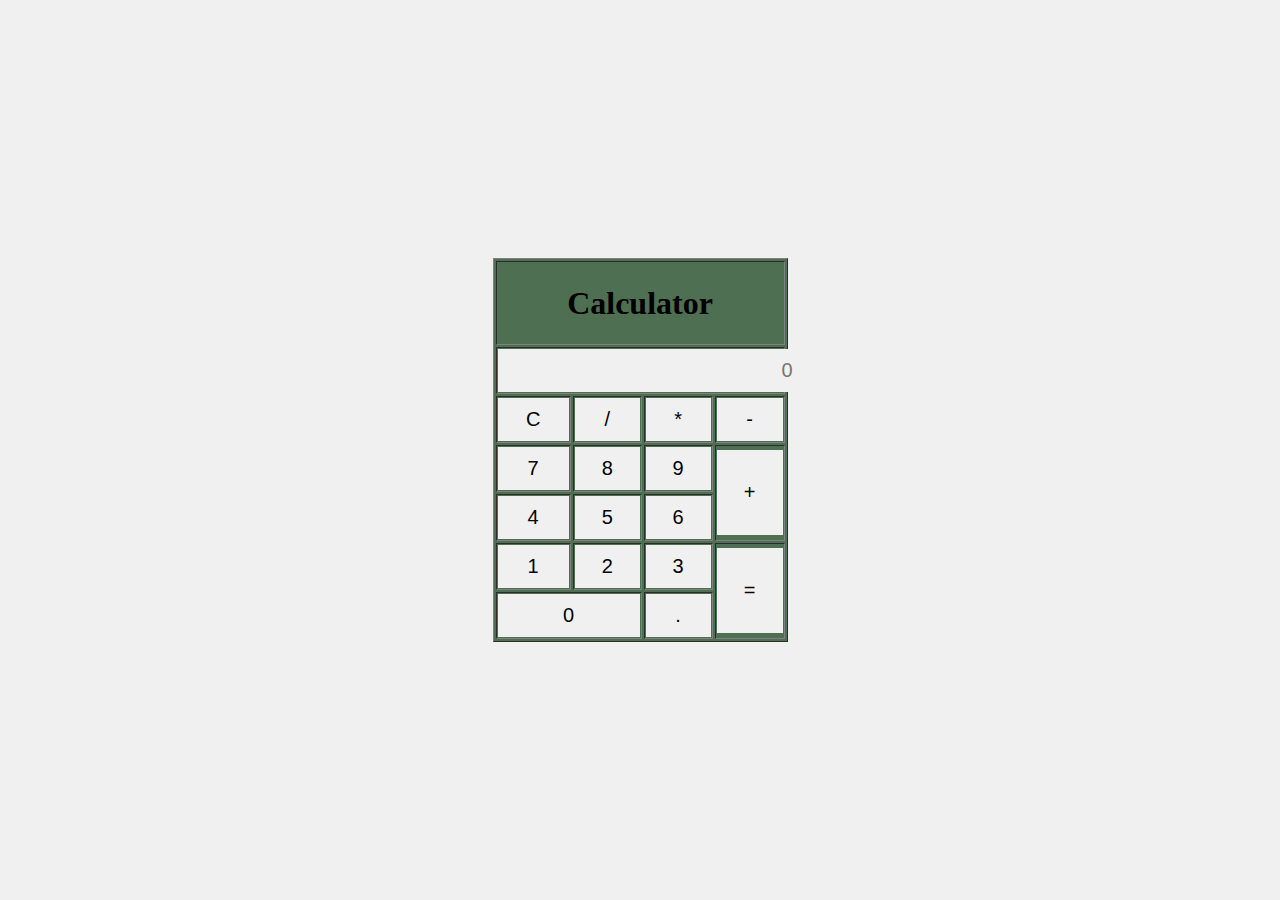
<file: calculator/index.html>
<!DOCTYPE html>
	<html>
		<head>
			<title>Calculator</title>
            <link rel="stylesheet" href="style.css">
			<script>
				function display(x){
						document.getElementById("text1").value+=x;
				}
				function compute(){
						var x = document.getElementById("text1").value;
						document.getElementById("text1").value = eval(x);
				}
			</script> 
		</head>
		<body>
			<center>
			<form>
				<table border="1" bgcolor="4F6F52">
					<tr>
						<th colspan=4><h1>Calculator</h1></th>
					</tr>
					<tr >
						<td colspan=4><input type="text" id="text1" placeholder="0" style="text-align:right;"/></td>
						
					</tr>
					<tr>
						
						<td><input type="reset" value="C" ></td>
						<td><input type="button" value="/" onClick="display(this.value)"></td>
						<td><input type="button" value="*" onClick="display(this.value)"></td>
						<td><input type="button" value="-"  onClick="display(this.value)"></td>
					</tr>
					<tr>
						<td><input type="button" value="7" onClick="display(this.value)"></td>
						<td><input type="button" value="8" onClick="display(this.value)"></td>
						<td><input type="button" value="9" onClick="display(this.value)"></td>
						<td rowspan=2><input type="button" value="+" onClick="display(this.value)" style="height: 85px;" ></td>
					</tr>
					<tr>
						<td><input type="button" value="4" onClick="display(this.value)"></td>
						<td><input type="button" value="5" onClick="display(this.value)"></td>
						<td><input type="button" value="6" onClick="display(this.value)"></td>
					</tr>
					<tr>
						<td><input type="button" value="1" onClick="display(this.value)"></td>
						<td><input type="button" value="2" onClick="display(this.value)"></td>
						<td><input type="button" value="3" onClick="display(this.value)"></td>
						<td rowspan=2><input type="button" value="="   onClick="compute()" style="height: 85px;" ></td>
					</tr>
					<tr>
						<td colspan=2><input type="button" value="0" onClick="display(this.value)"></td>
						<td><input type="button" value="." onClick="display(this.value)" ></td>
					</tr>
				</table>
			</form>
			</center>
		</body>
	</html>
</file>
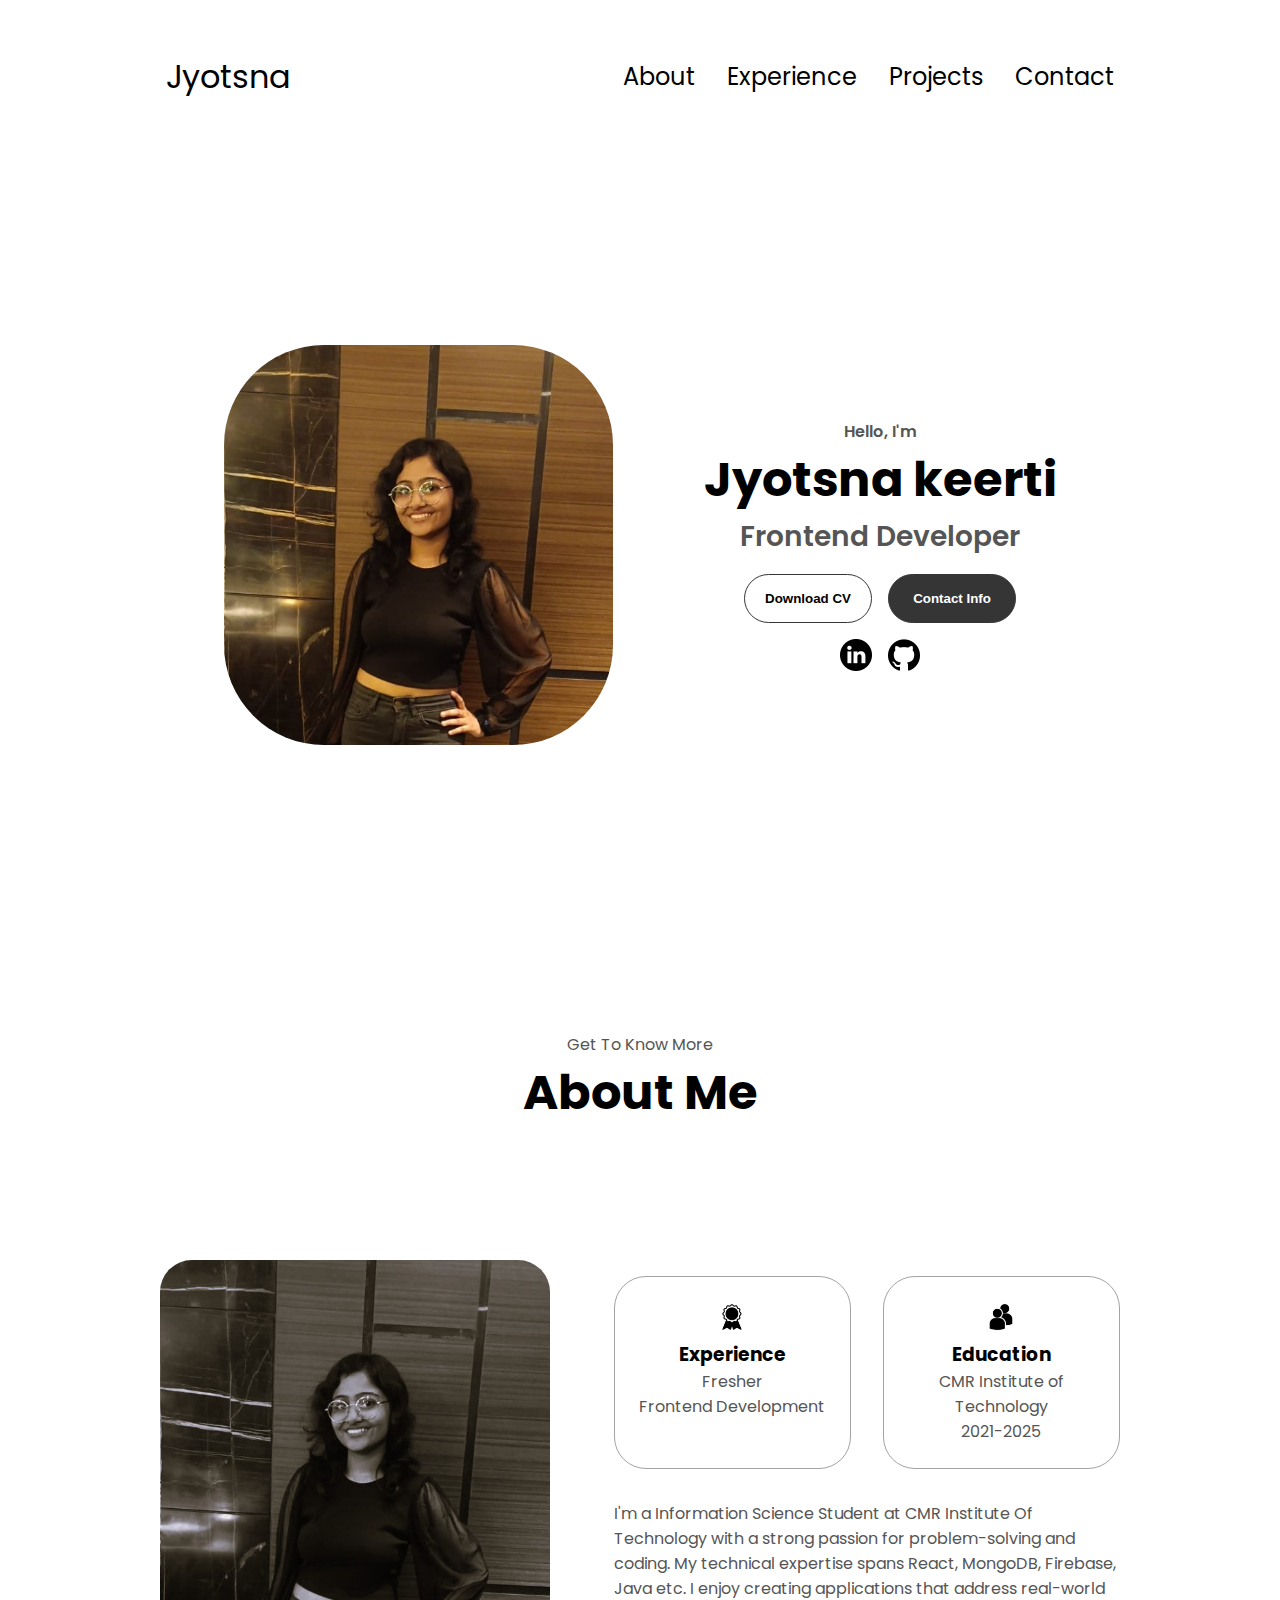
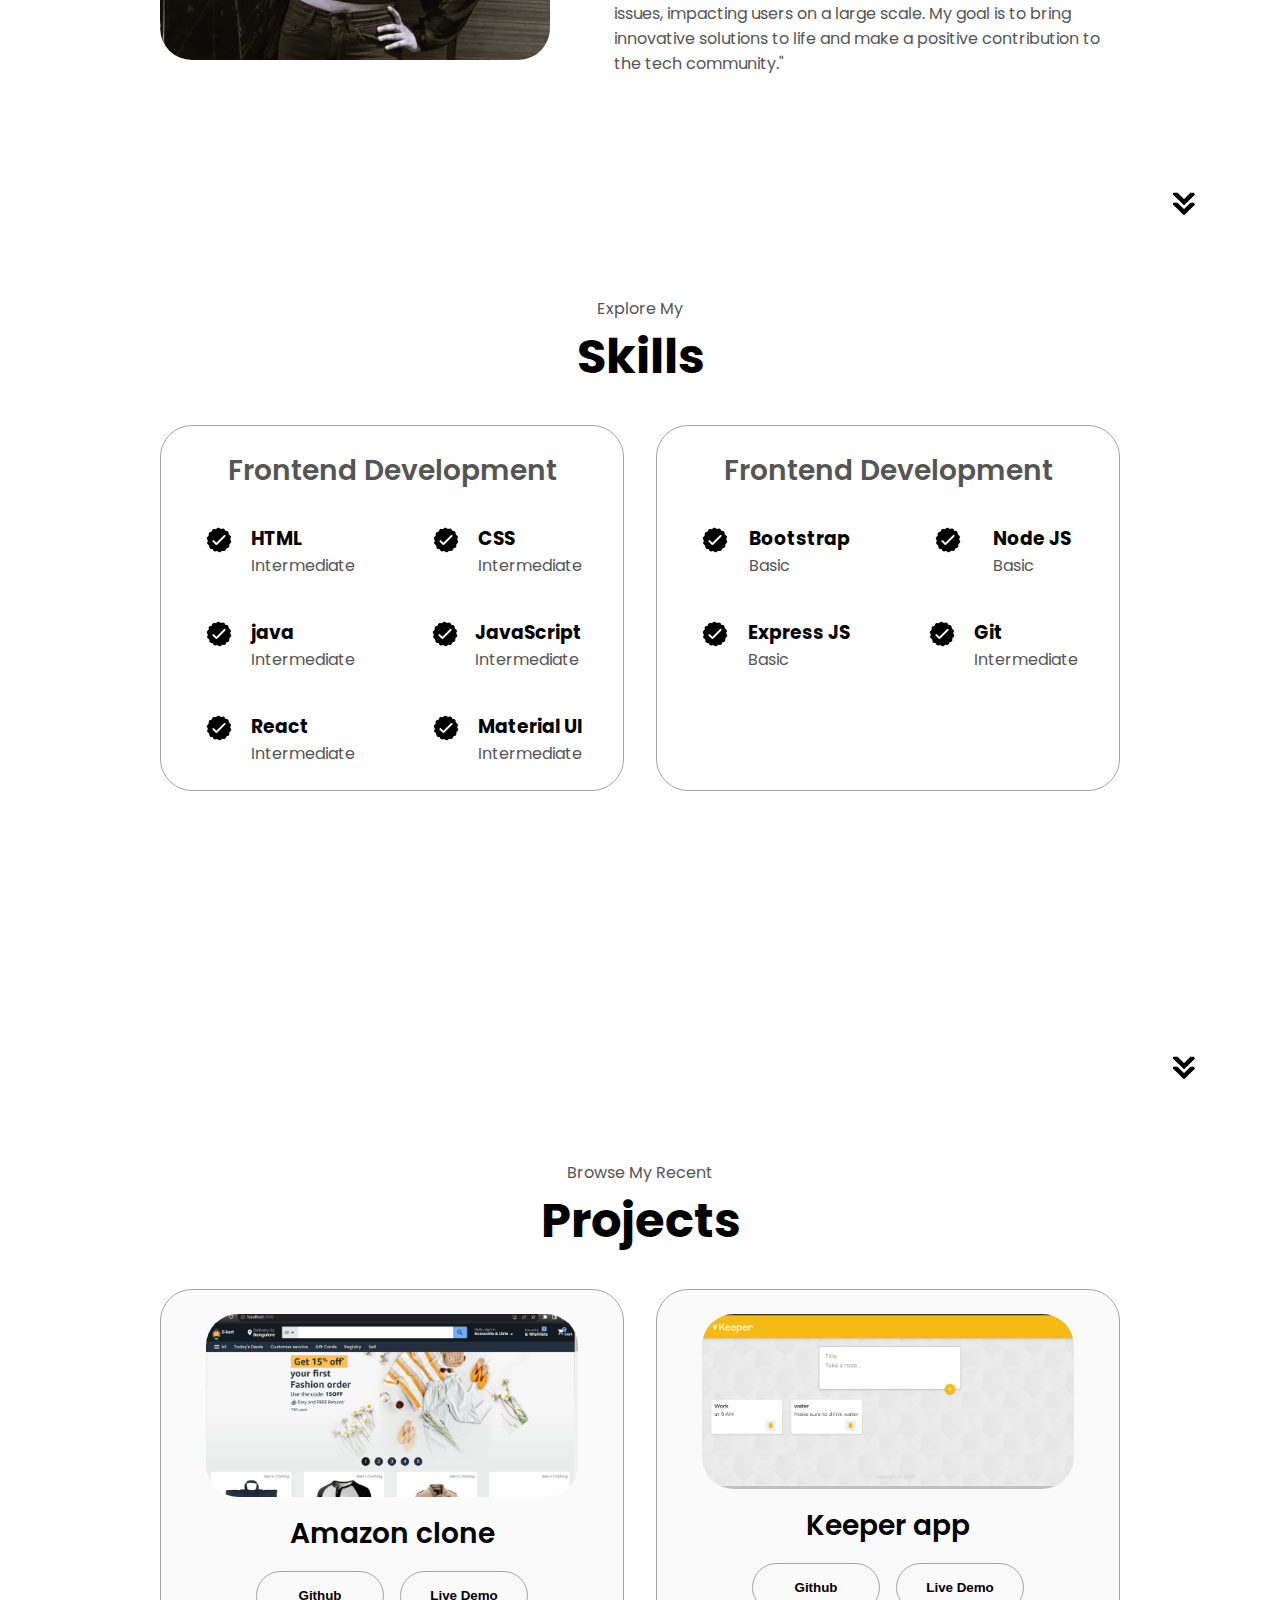
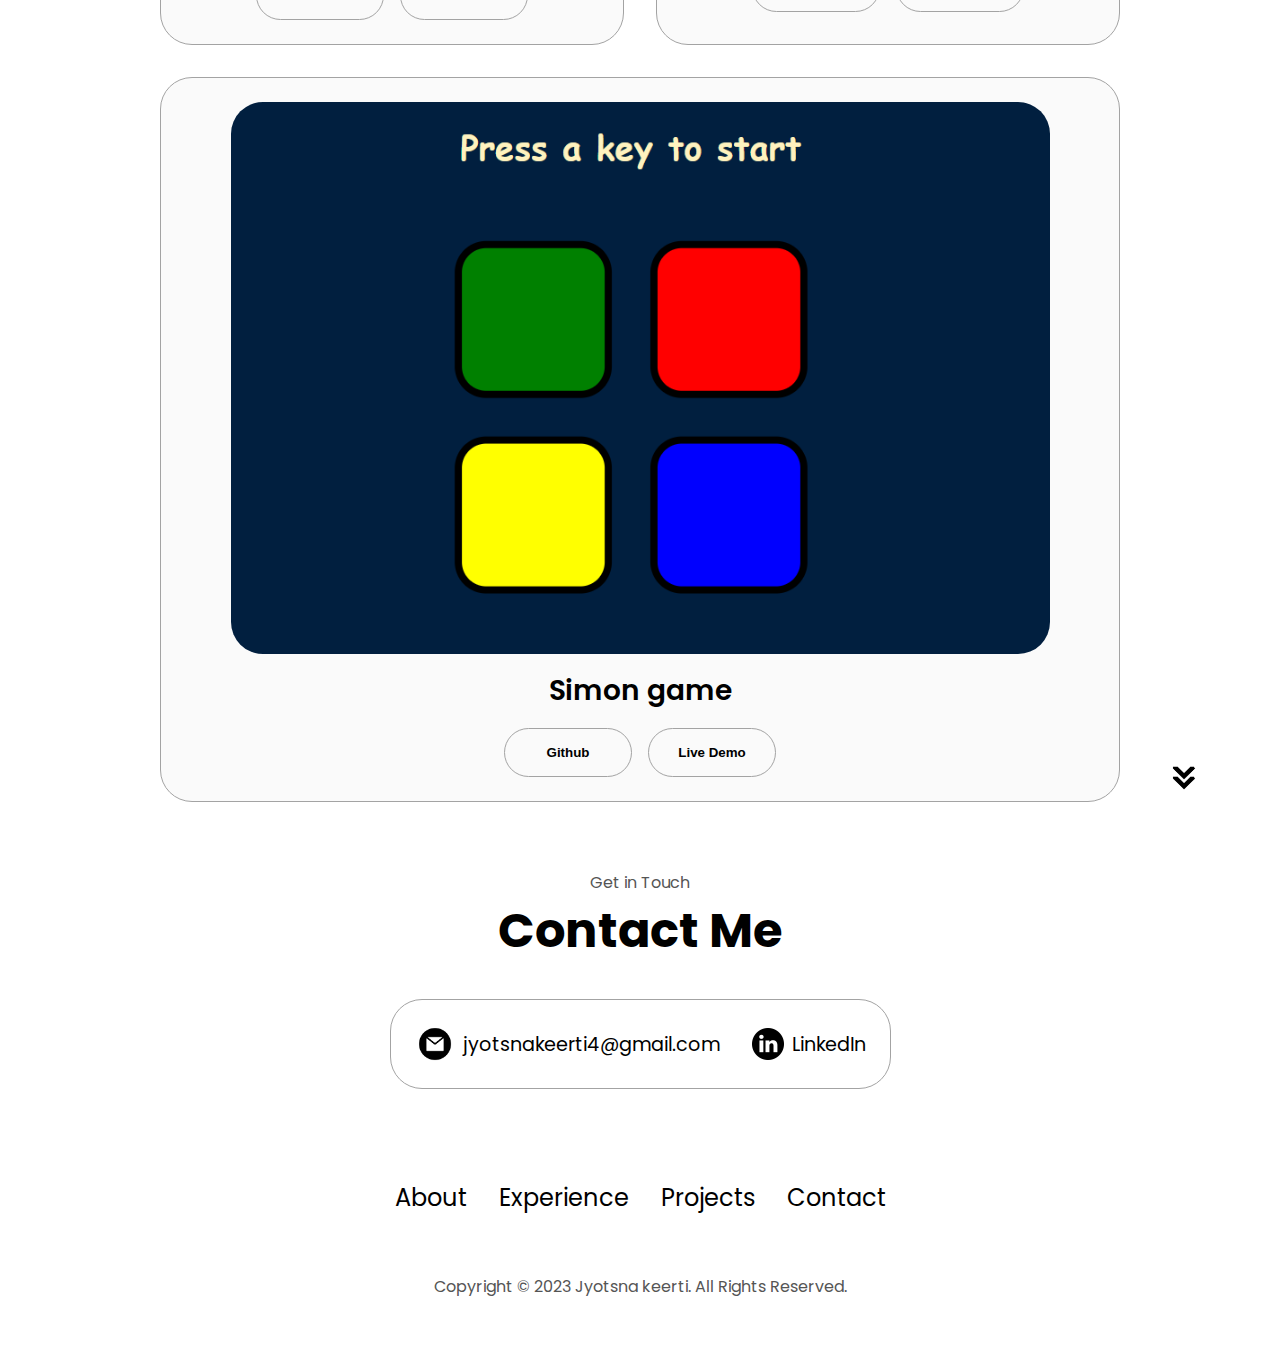
<file: codsoft_1/index.html>
<!DOCTYPE html>
<html lang="en">
  <head>
    <meta charset="UTF-8" />
    <meta http-equiv="X-UA-Compatible" content="IE=edge" />
    <meta name="viewport" content="width=device-width, initial-scale=1.0" />
    <title>My Portfolio</title>
    <link rel="stylesheet" href="style.css" />
    <link rel="stylesheet" href="mediaqueries.css" />
  </head>
  <body>
    <nav id="desktop-nav">
      <div class="logo">Jyotsna </div>
      <div>
        <ul class="nav-links">
          <li><a href="#about">About</a></li>
          <li><a href="#experience">Experience</a></li>
          <li><a href="#projects">Projects</a></li>
          <li><a href="#contact">Contact</a></li>
        </ul>
      </div>
    </nav>
    <nav id="hamburger-nav">
      <div class="logo">Jyotsna</div>
      <div class="hamburger-menu">
        <div class="hamburger-icon" onclick="toggleMenu()">
          <span></span>
          <span></span>
          <span></span>
        </div>
        <div class="menu-links">
          <li><a href="#about" onclick="toggleMenu()">About</a></li>
          <li><a href="#experience" onclick="toggleMenu()">Skills</a></li>
          <li><a href="#projects" onclick="toggleMenu()">Projects</a></li>
          <li><a href="#contact" onclick="toggleMenu()">Contact</a></li>
        </div>
      </div>
    </nav>
    <section id="profile">
      <div class="section__pic-container">
        <img src="./assets/profile-pic.jpeg" alt="Jyotsna profile picture" class="main-img"/>
      </div>
      <div class="section__text">
        <p class="section__text__p1">Hello, I'm</p>
        <h1 class="title">Jyotsna keerti</h1>
        <p class="section__text__p2">Frontend Developer</p>
        <div class="btn-container">
          <button
            class="btn btn-color-2"
            onclick="window.open('https://drive.google.com/file/d/1I3tlzJZGo8_zWfPbMPL1tg3YuZSOu1we/view?usp=sharing')"
          >
            Download CV
          </button>
          <button class="btn btn-color-1" onclick="location.href='./#contact'">
            Contact Info
          </button>
        </div>
        <div id="socials-container">
          <img
            src="./assets/linkedin.png"
            alt="My LinkedIn profile"
            class="icon"
            onclick="location.href='https://www.linkedin.com/in/jyotsna-keerti-364378276/'"
          />
          <img
            src="./assets/github.png"
            alt="My Github profile"
            class="icon"
            onclick="location.href='https://github.com/jyotsnakeerti'"
          />
        </div>
      </div>
    </section>
    <section id="about">
      <p class="section__text__p1">Get To Know More</p>
      <h1 class="title">About Me</h1>
      <div class="section-container">
        <div class="section__pic-container">
          <img
            src="./assets/about-pic.jpeg"
            alt="Profile picture"
            class="about-pic"
          />
        </div>
        <div class="about-details-container">
          <div class="about-containers">
            <div class="details-container">
              <img
                src="./assets/experience.png"
                alt="Experience icon"
                class="icon"
              />
              <h3>Experience</h3>
              <p>Fresher<br />Frontend Development</p>
            </div>
            <div class="details-container">
              <img
                src="./assets/education.png"
                alt="Education icon"
                class="icon"
              />
              <h3>Education</h3>
              <p>CMR Institute of Technology<br />2021-2025</p>
            </div>
          </div>
          <div class="text-container">
            <p>
              I'm a Information Science Student at CMR Institute Of Technology with a strong passion for problem-solving and coding. My technical expertise spans React, MongoDB, Firebase, Java etc. I enjoy creating applications that address real-world issues, impacting users on a large scale. My goal is to bring innovative solutions to life and make a positive contribution to the tech community."
            </p>
          </div>
        </div>
      </div>
      <img
        src="./assets/arrow.png"
        alt="Arrow icon"
        class="icon arrow"
        onclick="location.href='./#experience'"
      />
    </section>
    <section id="experience">
      <p class="section__text__p1">Explore My</p>
      <h1 class="title">Skills</h1>
      <div class="experience-details-container">
        <div class="about-containers">
          <div class="details-container">
            <h2 class="experience-sub-title">Frontend Development</h2>
            <div class="article-container">
              <article>
                <img
                  src="./assets/checkmark.png"
                  alt="Experience icon"
                  class="icon"
                />
                <div>
                  <h3>HTML</h3>
                  <p>Intermediate</p>
                </div>
              </article>
              <article>
                <img
                  src="./assets/checkmark.png"
                  alt="Experience icon"
                  class="icon"
                />
                <div>
                  <h3>CSS</h3>
                  <p>Intermediate</p>
                </div>
              </article>
              <article>
                <img
                  src="./assets/checkmark.png"
                  alt="Experience icon"
                  class="icon"
                />
                <div>
                  <h3>java</h3>
                  <p>Intermediate</p>
                </div>
              </article>
              <article>
                <img
                  src="./assets/checkmark.png"
                  alt="Experience icon"
                  class="icon"
                />
                <div>
                  <h3>JavaScript</h3>
                  <p>Intermediate</p>
                </div>
              </article>
              <article>
                <img
                  src="./assets/checkmark.png"
                  alt="Experience icon"
                  class="icon"
                />
                <div>
                  <h3>React</h3>
                  <p>Intermediate</p>
                </div>
              </article>
              <article>
                <img
                  src="./assets/checkmark.png"
                  alt="Experience icon"
                  class="icon"
                />
                <div>
                  <h3>Material UI</h3>
                  <p>Intermediate</p>
                </div>
              </article>
            </div>
          </div>
          <div class="details-container">
            <h2 class="experience-sub-title">Frontend Development</h2>
            <div class="article-container">
              <article>
                <img
                  src="./assets/checkmark.png"
                  alt="Experience icon"
                  class="icon"
                />
                <div>
                  <h3>Bootstrap</h3>
                  <p>Basic</p>
                </div>
              </article>
              <article>
                <img
                  src="./assets/checkmark.png"
                  alt="Experience icon"
                  class="icon"
                />
                <div>
                  <h3>Node JS</h3>
                  <p>Basic</p>
                </div>
              </article>
              <article>
                <img
                  src="./assets/checkmark.png"
                  alt="Experience icon"
                  class="icon"
                />
                <div>
                  <h3>Express JS</h3>
                  <p>Basic</p>
                </div>
              </article>
              <article>
                <img
                  src="./assets/checkmark.png"
                  alt="Experience icon"
                  class="icon"
                />
                <div>
                  <h3>Git</h3>
                  <p>Intermediate</p>
                </div>
              </article>
            </div>
          </div>
        </div>
      </div>
      <img
        src="./assets/arrow.png"
        alt="Arrow icon"
        class="icon arrow"
        onclick="location.href='./#projects'"
      />
    </section>
    <section id="projects">
      <p class="section__text__p1">Browse My Recent</p>
      <h1 class="title">Projects</h1>
      <div class="experience-details-container">
        <div class="about-containers">
          <div class="details-container color-container">
            <div class="article-container">
              <img
                src="./assets/project-1.png"
                alt="Project 1"
                class="project-img"
              />
            </div>
            <h2 class="experience-sub-title project-title">Amazon clone</h2>
            <div class="btn-container">
              <button
                class="btn btn-color-2 project-btn"
                onclick="location.href='https://github.com/jyotsnakeerti/amazon'"
              >
                Github
              </button>
              <button
                class="btn btn-color-2 project-btn"
                onclick="location.href='https://jyotsnakeerti.github.io/amazon/'"
              >
                Live Demo
              </button>
            </div>
          </div>
          <div class="details-container color-container">
            <div class="article-container">
              <img
                src="./assets/project-2.png"
                alt="Project 2"
                class="project-img"
              />
            </div>
            <h2 class="experience-sub-title project-title">Keeper app</h2>
            <div class="btn-container">
              <button
                class="btn btn-color-2 project-btn"
                onclick="location.href='https://github.com/jyotsnakeerti/Keeper-app/tree/gh-pages'"
              >
                Github
              </button>
              <button
                class="btn btn-color-2 project-btn"
                onclick="location.href='https://jyotsnakeerti.github.io/Keeper-app/'"
              >
                Live Demo
              </button>
            </div>
          </div>
          <div class="details-container color-container">
            <div class="article-container">
              <img
                src="./assets/project-3.png"
                alt="Project 3"
                class="project-img"
              />
            </div>
            <h2 class="experience-sub-title project-title">Simon game</h2>
            <div class="btn-container">
              <button
                class="btn btn-color-2 project-btn"
                onclick="location.href='https://github.com/jyotsnakeerti/Simon-game'"
              >
                Github
              </button>
              <button
                class="btn btn-color-2 project-btn"
                onclick="location.href='https://jyotsnakeerti.github.io/Simon-game/'"
              >
                Live Demo
              </button>
            </div>
          </div>
        </div>
      </div>
      <img
        src="./assets/arrow.png"
        alt="Arrow icon"
        class="icon arrow"
        onclick="location.href='./#contact'"
      />
    </section>
    <section id="contact">
      <p class="section__text__p1">Get in Touch</p>
      <h1 class="title">Contact Me</h1>
      <div class="contact-info-upper-container">
        <div class="contact-info-container">
          <img
            src="./assets/email.png"
            alt="Email icon"
            class="icon contact-icon email-icon"
          />
          <p><a href="mailto:jyotsnakeerti4@gmail.com">jyotsnakeerti4@gmail.com</a></p>
        </div>
        <div class="contact-info-container">
          <img
            src="./assets/linkedin.png"
            alt="LinkedIn icon"
            class="icon contact-icon"
          />
          <p><a href="https://www.linkedin.com/in/jyotsna-keerti-364378276/">LinkedIn</a></p>
        </div>
      </div>
    </section>
    <footer>
      <nav>
        <div class="nav-links-container">
          <ul class="nav-links">
            <li><a href="#about">About</a></li>
            <li><a href="#experience">Experience</a></li>
            <li><a href="#projects">Projects</a></li>
            <li><a href="#contact">Contact</a></li>
          </ul>
        </div>
      </nav>
      <p>Copyright &#169; 2023 Jyotsna keerti. All Rights Reserved.</p>
    </footer>
    <script src="script.js"></script>
  </body>
</html>
</file>
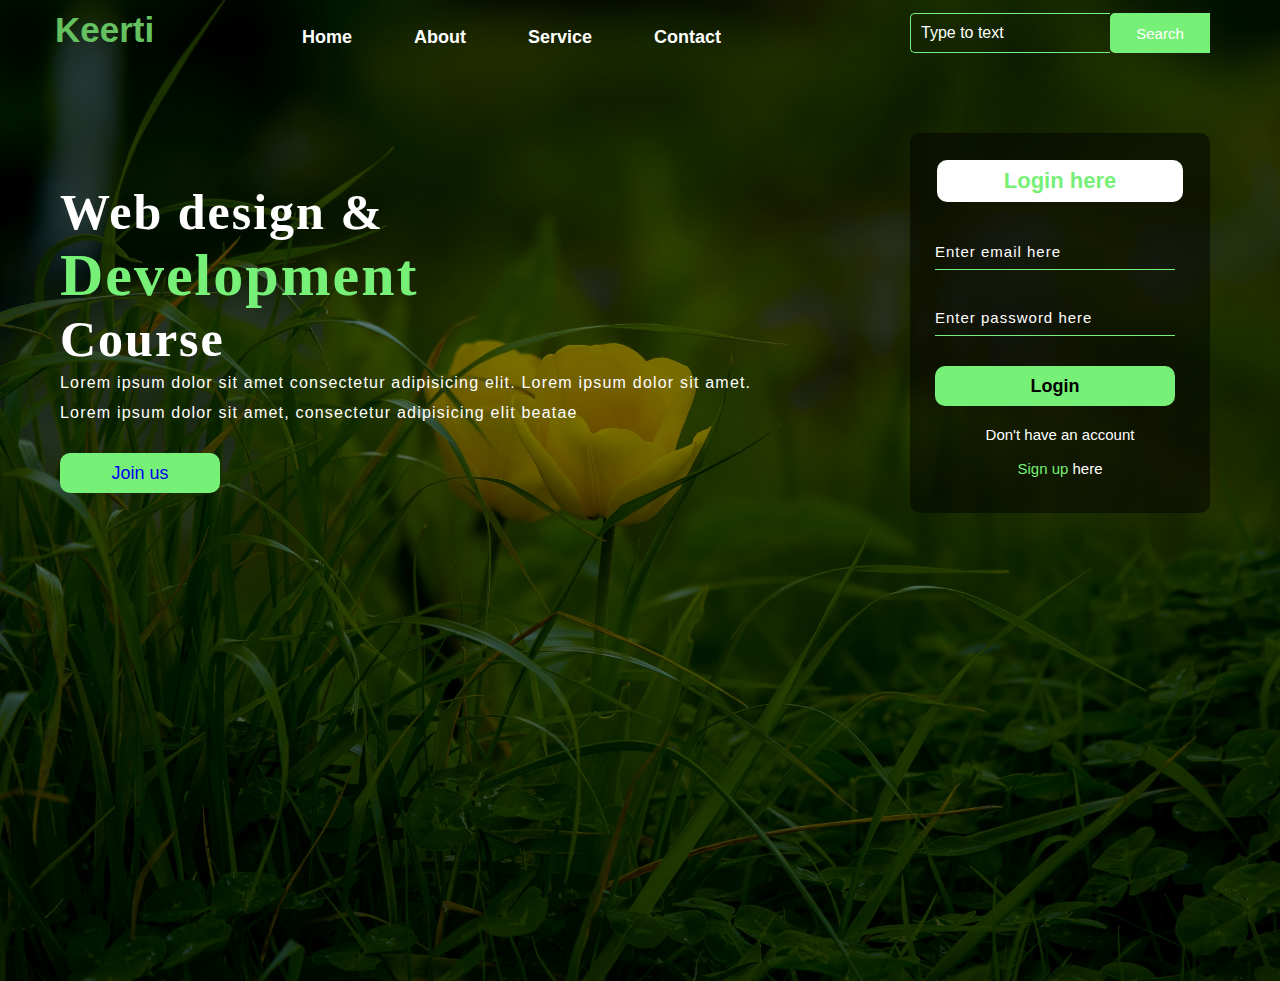
<file: codsoft_2/index.html>
<!DOCTYPE html>
<html lang="en">
<head>
    <title>Landing</title>
    <link rel="stylesheet" href="style.css">
</head>
<body>
    <div class="main">
        <div class="navbar">
            <div class="icon">
                <h2 class="logo">Keerti</h2>
            </div>
            <div class="menu">
                <ul>
                    <li><a href="#">Home</a></li>
                    <li><a href="#">About</a></li>
                    <li><a href="#">Service</a></li>
                    <li><a href="#">Contact</a></li>
                </ul>
            </div>

            <div class="search">
                <input type="search" class="srch" placeholder="Type to text">
                <a href="#"><button class="btn">Search</button></a>
            </div>

        </div>
        <div class="content">
            <h1>Web design & <br><span>Development</span> <br>Course</h1>
            <p class="para">Lorem ipsum dolor sit amet consectetur adipisicing elit. Lorem ipsum dolor sit amet.<br>Lorem ipsum dolor sit amet, consectetur adipisicing elit beatae</p>
            <button class="cn"><a href="#">Join us</a></button>

            <div class="form">
                <h2>Login here</h2>
                <input type="email" name="email" id="" placeholder="Enter email here">
                <input type="password" name="" placeholder="Enter password here" id="">
                <button class="btnn"><a href="">Login</a></button>

                <p class="link">Don't have an account<br><br>
                <a href="">Sign up </a>here</p>
            </div>
        </div>
    </div>
</body>
</html>
</file>
<file: calculator/style.css>
body
{
    margin:150px;
    display: flex;
    justify-content: center;
    align-items: center;
    height: 100vh;
    margin: 0;
    background-color: #f0f0f0;
}
input{
    padding: 10px;
    font-size: 20px;
    cursor: pointer;
    border: none;
    background-color: #f0f0f0;
    width: 100%;
    height: 100%;
}

button:hover {
    background-color: #ddd;
}
</file>
<file: codsoft_1/style.css>
@import url("https://fonts.googleapis.com/css2?family=Poppins:wght@300;400;500;600&display=swap");

* {
  margin: 0;
  padding: 0;
}

body {
  font-family: "Poppins", sans-serif;
}

html {
  scroll-behavior: smooth;
}

p {
  color: rgb(85, 85, 85);
}


.main-img{
  border-radius: 100px;
}


a,
.btn {
  transition: all 300ms ease;
}

/* DESKTOP NAV */

nav,
.nav-links {
  display: flex;
}

nav {
  justify-content: space-around;
  align-items: center;
  height: 17vh;
}

.nav-links {
  gap: 2rem;
  list-style: none;
  font-size: 1.5rem;
}

a {
  color: black;
  text-decoration: none;
  text-decoration-color: white;
}

a:hover {
  color: grey;
  text-decoration: underline;
  text-underline-offset: 1rem;
  text-decoration-color: rgb(181, 181, 181);
}

.logo {
  font-size: 2rem;
}

.logo:hover {
  cursor: default;
}


#hamburger-nav {
  display: none;
}

.hamburger-menu {
  position: relative;
  display: inline-block;
}

.hamburger-icon {
  display: flex;
  flex-direction: column;
  justify-content: space-between;
  height: 24px;
  width: 30px;
  cursor: pointer;
}

.hamburger-icon span {
  width: 100%;
  height: 2px;
  background-color: black;
  transition: all 0.3 ease-in-out;
}

.menu-links {
  position: absolute;
  top: 100%;
  right: 0;
  background-color: white;
  width: fit-content;
  max-height: 0;
  overflow: hidden;
  transition: all 0.3 ease-in-out;
}

.menu-links a {
  display: block;
  padding: 10px;
  text-align: center;
  font-size: 1.5rem;
  color: black;
  text-decoration: none;
  transition: all 0.3 ease-in-out;
}

.menu-links li {
  list-style: none;
}

.menu-links.open {
  max-height: 300px;
}

.hamburger-icon.open span:first-child {
  transform: rotate(45deg) translate(10px, 5px);
}

.hamburger-icon.open span:nth-child(2) {
  opacity: 0;
}

.hamburger-icon.open span:last-child {
  transform: rotate(-45deg) translate(10px, -5px);
}

.hamburger-icon span:first-child {
  transform: none;
}

.hamburger-icon span:first-child {
  opacity: 1;
}

.hamburger-icon span:first-child {
  transform: none;
}

/* SECTIONS */

section {
  padding-top: 4vh;
  height: 96vh;
  margin: 0 10rem;
  box-sizing: border-box;
  min-height: fit-content;
}

.section-container {
  display: flex;
}

/* PROFILE SECTION */

#profile {
  display: flex;
  justify-content: center;
  gap: 5rem;
  height: 80vh;
}

.section__pic-container {
  display: flex;
  height: 400px;
  width: 400px;
  margin: auto 0;
}

.section__text {
  align-self: center;
  text-align: center;
}

.section__text p {
  font-weight: 600;
}

.section__text__p1 {
  text-align: center;
}

.section__text__p2 {
  font-size: 1.75rem;
  margin-bottom: 1rem;
}

.title {
  font-size: 3rem;
  text-align: center;
}

#socials-container {
  display: flex;
  justify-content: center;
  margin-top: 1rem;
  gap: 1rem;
}

/* ICONS */

.icon {
  cursor: pointer;
  height: 2rem;
}

/* BUTTONS */

.btn-container {
  display: flex;
  justify-content: center;
  gap: 1rem;
}

.btn {
  font-weight: 600;
  transition: all 300ms ease;
  padding: 1rem;
  width: 8rem;
  border-radius: 2rem;
}

.btn-color-1,
.btn-color-2 {
  border: rgb(53, 53, 53) 0.1rem solid;
}

.btn-color-1:hover,
.btn-color-2:hover {
  cursor: pointer;
}

.btn-color-1,
.btn-color-2:hover {
  background: rgb(53, 53, 53);
  color: white;
}

.btn-color-1:hover {
  background: rgb(0, 0, 0);
}

.btn-color-2 {
  background: none;
}

.btn-color-2:hover {
  border: rgb(255, 255, 255) 0.1rem solid;
}

.btn-container {
  gap: 1rem;
}

/* ABOUT SECTION */

#about {
  position: relative;
}

.about-containers {
  gap: 2rem;
  margin-bottom: 2rem;
  margin-top: 2rem;
}

.about-details-container {
  justify-content: center;
  flex-direction: column;
}

.about-containers,
.about-details-container {
  display: flex;
}

.about-pic {
  border-radius: 2rem;
}

.arrow {
  position: absolute;
  right: -5rem;
  bottom: 2.5rem;
}

.details-container {
  padding: 1.5rem;
  flex: 1;
  background: white;
  border-radius: 2rem;
  border: rgb(53, 53, 53) 0.1rem solid;
  border-color: rgb(163, 163, 163);
  text-align: center;
}

.section-container {
  gap: 4rem;
  height: 80%;
}

.section__pic-container {
  height: 400px;
  width: 400px;
  margin: auto 0;
}

/* EXPERIENCE SECTION */

#experience {
  position: relative;
}

.experience-sub-title {
  color: rgb(85, 85, 85);
  font-weight: 600;
  font-size: 1.75rem;
  margin-bottom: 2rem;
}

.experience-details-container {
  display: flex;
  justify-content: center;
  flex-direction: column;
}

.article-container {
  display: flex;
  text-align: initial;
  flex-wrap: wrap;
  flex-direction: row;
  gap: 2.5rem;
  justify-content: space-around;
}

article {
  display: flex;
  width: 10rem;
  justify-content: space-around;
  gap: 0.5rem;
}

article .icon {
  cursor: default;
}

/* PROJECTS SECTION */

#projects {
  position: relative;
}

.color-container {
  border-color: rgb(163, 163, 163);
  background: rgb(250, 250, 250);
}

.project-img {
  border-radius: 2rem;
  width: 90%;
  height: 90%;
}

.project-title {
  margin: 1rem;
  color: black;
}

.project-btn {
  color: black;
  border-color: rgb(163, 163, 163);
}

/* CONTACT */

#contact {
  display: flex;
  justify-content: center;
  flex-direction: column;
  height: 70vh;
}

.contact-info-upper-container {
  display: flex;
  justify-content: center;
  border-radius: 2rem;
  border: rgb(53, 53, 53) 0.1rem solid;
  border-color: rgb(163, 163, 163);
  background: (250, 250, 250);
  margin: 2rem auto;
  padding: 0.5rem;
}

.contact-info-container {
  display: flex;
  align-items: center;
  justify-content: center;
  gap: 0.5rem;
  margin: 1rem;
}

.contact-info-container p {
  font-size: larger;
}

.contact-icon {
  cursor: default;
}

.email-icon {
  height: 2.5rem;
}

/* FOOTER SECTION */

footer {
  height: 26vh;
  margin: 0 1rem;
}

footer p {
  text-align: center;
}
</file>
<file: codsoft_1/mediaqueries.css>
@media screen and (max-width: 1400px) {
  #profile {
    height: 83vh;
    margin-bottom: 6rem;
  }
  .about-containers {
    flex-wrap: wrap;
  }
  #contact,
  #projects {
    height: fit-content;
  }
}

@media screen and (max-width: 1200px) {
  #desktop-nav {
    display: none;
  }
  #hamburger-nav {
    display: flex;
  }
  #experience,
  .experience-details-container {
    margin-top: 2rem;
  }
  #profile,
  .section-container {
    display: block;
  }
  .arrow {
    display: none;
  }
  section,
  .section-container {
    height: fit-content;
  }
  section {
    margin: 0 5%;
  }
  .section__pic-container {
    width: 275px;
    height: 275px;
    margin: 0 auto 2rem;
  }
  .about-containers {
    margin-top: 0;
  }
}

@media screen and (max-width: 600px) {
  #contact,
  footer {
    height: 40vh;
  }
  #profile {
    height: 83vh;
    margin-bottom: 0;
  }
  article {
    font-size: 1rem;
  }
  footer nav {
    height: fit-content;
    margin-bottom: 2rem;
  }
  .about-containers,
  .contact-info-upper-container,
  .btn-container {
    flex-wrap: wrap;
  }
  .contact-info-container {
    margin: 0;
  }
  .contact-info-container p,
  .nav-links li a {
    font-size: 1rem;
  }
  .experience-sub-title {
    font-size: 1.25rem;
  }
  .logo {
    font-size: 1.5rem;
  }
  .nav-links {
    flex-direction: column;
    gap: 0.5rem;
    text-align: center;
  }
  .section__pic-container {
    width: auto;
    height: 46vw;
    justify-content: center;
  }
  .section__text__p2 {
    font-size: 1.25rem;
  }
  .title {
    font-size: 2rem;
  }
  .text-container {
    text-align: justify;
  }
}
</file>
<file: codsoft_2/style.css>
*{
    margin: 0;
    padding: 0;
}

.main{
    width: 100%;
    background: linear-gradient(to top,rgba(0,0,0,0.5)50%,rgba(0,0,0,0.5)50%), url(tree1.jpg);
    background-position: center;
    background-size: cover;
    height: 109vh;
}

.navbar{
    width: 1200px;
    height: 75px;
    margin: auto;
}

.icon{
    width: 200px;
    float: left;
    height: 70px;
}

.logo{
    color: rgb(102, 194, 96);
    font-size: 35px;
    font-family:Arial, Helvetica, sans-serif;
    padding-left: 15px;
    float: left;
    padding-top: 10px;

}

.menu{
    width: 400px;
    float: left;
    height: 70px;
}

ul{
    float: left;
    display: flex;
    justify-content: center;
    align-items: center;
}

ul li{
    list-style: none;
    margin-left: 62px;
    margin-top: 27px;
    font-size: 18px;
}

ul li a{
    text-decoration: none;
    color: #fff;
    font-family: arial;
    font-weight: bold;
    /* transition: 0.4s ease-in-out; */
}

ul li a:hover{
    color: rgb(119, 240, 119);
}

.search{
    width: 330px;
    float: left;
    margin-left: 270px;
}

.srch{
    font-family: 'Times New Roman', Times, serif;
    width: 200px;
    height: 40px;
    background: transparent;
    border: 1px solid rgb(119, 240, 119);
    margin-top: 13px;
    color: #fff;
    border-right: none;
    font-size: 16px;
    float: left;
    padding: 10px;
    border-bottom-left-radius: 5px;
    border-top-left-radius: 5px;
}

.btn{
    width: 100px;
    height: 40px;
    background:rgb(119, 240, 119) ;
    border: 2px solid rgb(119, 240, 119);
    margin-top:13px ;
    color:#fff;
    font-size: 15px;
    border-bottom-left-radius: 5px;
    border-top-left-radius: 5px;
}

.btn:focus{
    outline: none;
}

.srch:focus{
    outline: none;
}

.content{
    width: 1200px;
    height: auto;
    margin: auto;
    color:#fff;
    position: relative;
}

.content .para{
    padding-left: 20px;
    padding-bottom: 25px;
    font-family: arial;
    letter-spacing: 1.2px;
    line-height: 30px;
}

.content h1{
    font-family: 'Times New Roman', Times, serif;
    font-size: 50px;
    padding-left: 20px;
    margin-top: 9%;
    letter-spacing: 2px;
}

.content .cn{
    width: 160px;
    height: 40px;
    background: rgb(119, 240, 119);
    border: none;
    margin-bottom: 10px;
    margin-left: 20px;
    font-size: 18px;
    border-radius: 10px;
    cursor: pointer;
}

.content .cn{
    text-decoration: none;
    color: black;
    transition: 0.3s ease;
}

.cn a{
    text-decoration: none;
}

.cn:hover{
    background-color: #fff;
}

.content span{
    color: rgb(119, 240, 119);
    font-size: 60px;
}

.form{
    width: 250px;
    height: 330px;
    background: linear-gradient(to top,rgba(0,0,0,0.5)50%,rgba(0,0,0,0.5)50%);
    position: absolute;
    top: -50px;
    left: 870px;
    border-radius: 10px;
    padding: 25px;
}

.form h2{
    width: 230px;
    font-family: sans-serif;
    text-align: center;
    color: rgb(119, 240, 119);
    font-size: 22px;
    background-color: #fff;
    border-radius: 10px;
    padding: 8px;
    margin: 2px;
}

.form input{
    width: 240px;
    height: 35px;
    background: transparent;
    border-bottom: 1px solid rgb(119, 240, 119);
    border-top: none;
    border-right: none;
    border-left: none;
    color: #fff;
    font-size: 15px;
    letter-spacing: 1px;
    margin-top: 30px;
    font-family: sans-serif;
}

.form input:focus{
    outline: none;
}

::placeholder{
    color: #fff;
    font-family: Arial, Helvetica, sans-serif;
}

.btnn{
    width: 240px;
    height: 40px;
    background: rgb(119, 240, 119);
    border: none;
    margin-top: 30px;
    border-radius: 10px;
    font-size: 18px;
    cursor: pointer;
    color: #fff;
}

.btnn:hover{
    background: #fff;
    color: rgb(119, 240, 119);
}

.btnn a{
    text-decoration: none;
    color: black;
    font-weight: bold;
}

.form .link{
    font-family: Arial, Helvetica, sans-serif;
    font-size: 15px;
    padding-top: 20px;
    text-align: center;
}

.form .link a{
    text-decoration: none;
    color: rgb(119, 240, 119);
}

.liw{
    padding-top: 15px;
    padding-bottom:10px;
    text-align: center;
}
</file>
